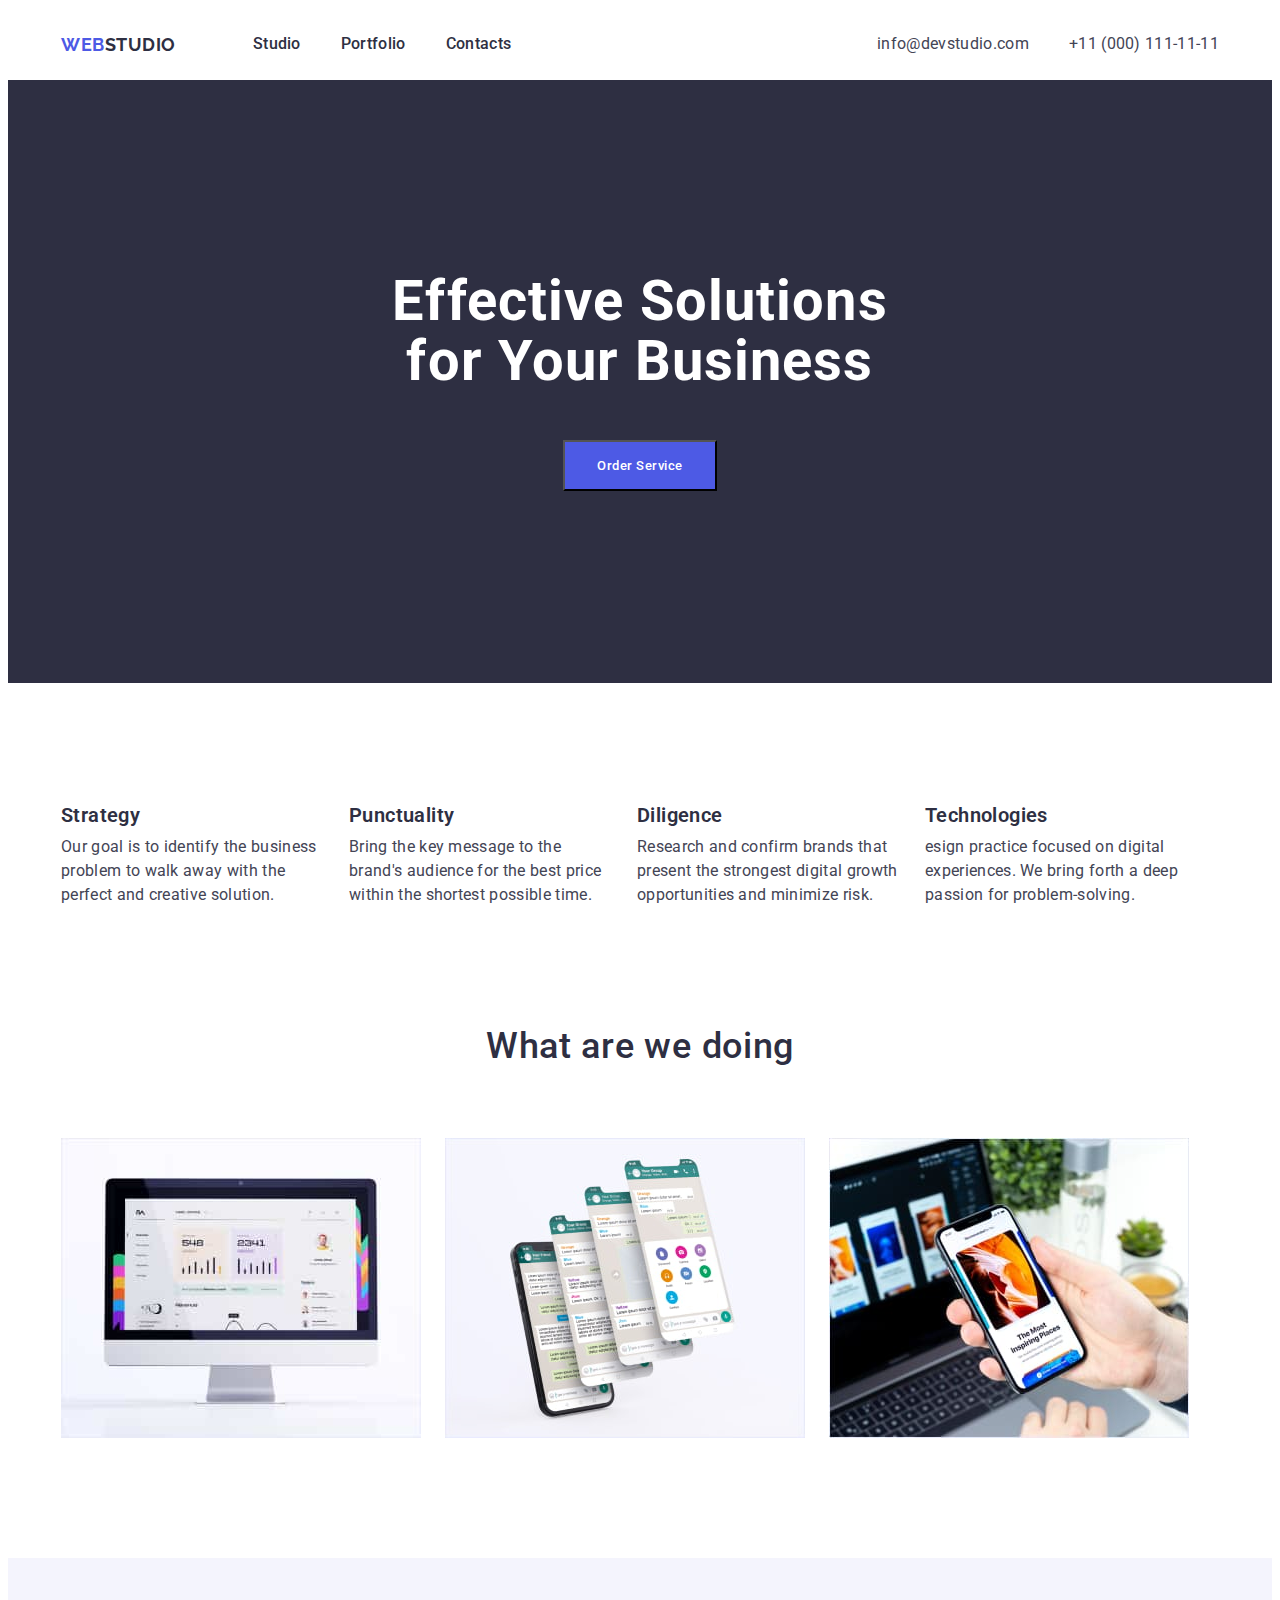
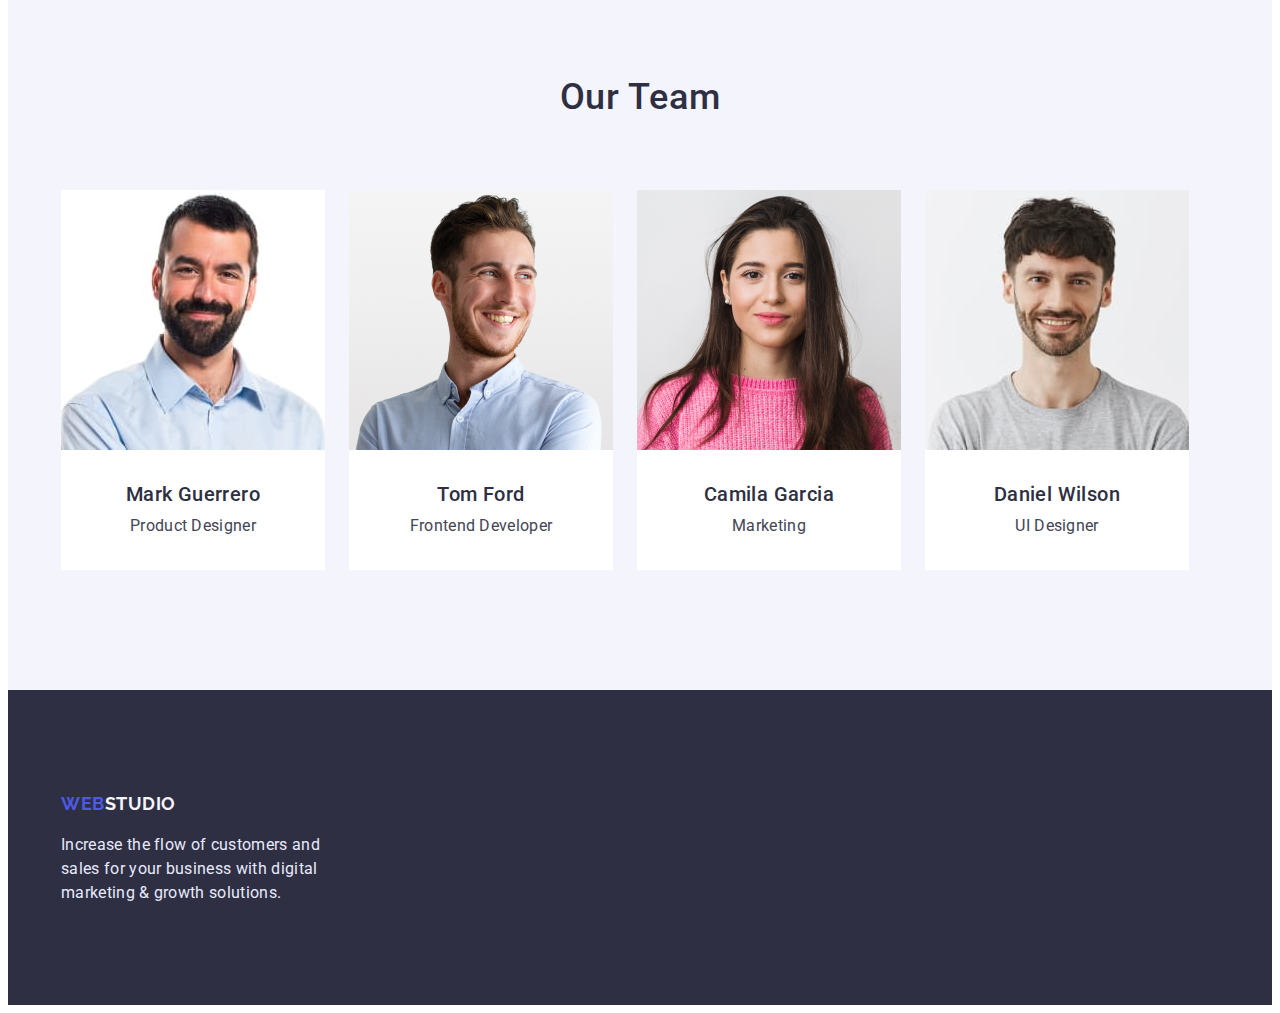
<file: index.html>
<!DOCTYPE html>
<html lang="en">
  <head>
    <meta charset="UTF-8" />
    <meta http-equiv="X-UA-Compatible" content="IE=edge" />
    <meta name="viewport" content="width=device-width, initial-scale=1.0" />
    <title>WebStudio</title>
    <link rel="preconnect" href="https://fonts.googleapis.com">
    <link rel="preconnect" href="https://fonts.gstatic.com" crossorigin>
    <link href="https://fonts.googleapis.com/css2?family=Raleway:wght@700&family=Roboto:wght@400;500;700;900&display=swap" rel="stylesheet">
    <link rel="stylesheet" href="https://cdnjs.cloudflare.com/ajax/libs/modern-normalize/1.1.0/modern-normalize.min.css" integrity="sha512-wpPYUAdjBVSE4KJnH1VR1HeZfpl1ub8YT/NKx4PuQ5NmX2tKuGu6U/JRp5y+Y8XG2tV+wKQpNHVUX03MfMFn9Q==" crossorigin="anonymous" referrerpolicy="no-referrer" />
    <link rel="stylesheet" href="./css/styles.css" />
  </head>
  <body>
    <header class="header">
      <div class="conteiner header-conteiner">
        <a href="./index.html" class="logo-header"><span class="header-web">Web</span>Studio</a>
      <nav class="nav">
        <ul class="nav-list">
          <li class="nav-item"><a href="./index.html" class="nav-link">Studio</a></li>
          <li class="nav-item"><a href="./portfolio.html" class="nav-link">Portfolio</a></li>
          <li class="nav-item"><a href="" class="nav-link">Contacts</a></li>
        </ul>
      </nav>
      <ul class="contacts">
        <li><a href="mailto:info@devstudio.com" class="contacts-link">info@devstudio.com</a></li>
        <li><a href="tel:+110001111111" class="contacts-link">+11 (000) 111-11-11</a></li>
      </ul>
      </div>
      
    </header>
    <main>
      <section class="page">
        <div class="conteiner">
        <h1 class="page-title">Effective Solutions for Your Business</h1>
        <button type="button" class="page-button">Order Service</button>
        </div>
      </section>
      <section class="advantages">
        <div class="conteiner advantages-conteiner">
          <h2 hidden ></h2>
        <ul class="advantages-list">
          <li class="advantages-item">
            <h3 class="advantages-title">Strategy</h3>
            <p class="advantages-text">
              Our goal is to identify the business problem to walk away with the
              perfect and creative solution.
            </p>
          </li>
          <li class="advantages-item">
            <h3 class="advantages-title">Punctuality</h3>
            <p class="advantages-text">
              Bring the key message to the brand's audience for the best price
              within the shortest possible time.
            </p>
          </li>
          <li class="advantages-item">
            <h3 class="advantages-title">Diligence</h3>
            <p class="advantages-text">
              Research and confirm brands that present the strongest digital
              growth opportunities and minimize risk.
            </p>
          </li>
          <li class="advantages-item">
            <h3 class="advantages-title">Technologies</h3>
            <p class="advantages-text">
              esign practice focused on digital experiences. We bring forth a
              deep passion for problem-solving.
            </p>
          </li>
        </ul>
        </div>
        
      </section>
      <section class="gifts">
        <div class="conteiner gifts-conteiner">
          <h2 class="gifts-title">What are we doing</h2>
        <ul class="gifts-list">
          <li>
            <img
              src="./img/rectangle71.jpg"
              alt="computer"
              width="360"
              height="300"
            />
          </li>
          <li>
            <img
              src="./img/rectangle71-1.jpg"
              alt="progran in phone"
              width="360"
              height="300"
            />
          </li>
          <li>
            <img
              src="./img/rectangle71-2.jpg"
              alt="phone"
              width="360"
              height="300"
            />
          </li>
        </ul>
        </div>
      </section>
      <section class="team">
        <div class="conteiner team-conteiner">
        <h2 class="team-title">Our Team</h2>
        <ul class="team-list">
          <li class="team-item">
            <img class="team-foto"
              src="./img/img.jpg"
              alt="Mark Guerrero"
              width="264"
              height="260"
            />
            <h3 class="team-name">Mark Guerrero</h3>
            <p class="portfolio-name">Product Designer</p>
          </li>
          <li class="team-item">
            <img class="team-foto"
              src="./img/img11.png"
              alt="Frontend Developer"
              width="264"
              height="260"
            />
            <h3 class="team-name">Tom Ford</h3>
            <p class="portfolio-name">Frontend Developer</p>
          </li>
          <li class="team-item">
            <img class="team-foto"
              src="./img/img22.png"
              alt="Camila Garcia"
              width="264"
              height="260"
            />
            <h3 class="team-name">Camila Garcia</h3>
            <p class="portfolio-name">Marketing</p>
          </li> 
          <li class="team-item">
            <img class="team-foto"
              src="./img/img3.jpg"
              alt="Daniel Wilson"
              width="264"
              height="260"
            />
            <h3 class="team-name">Daniel Wilson</h3>
            <p class="portfolio-name">UI Designer</p>
          </li>
        </ul>
      </div>
      </section>
    </main>
    <footer class="footer">
      <div class="conteiner">
      <a href="./index.html" class="logo-footer"><span class="web-footer">Web</span>Studio</a>
      <p class="footer-text">
        Increase the flow of customers and sales for your business with digital
        marketing & growth solutions.
      </p>
    </div>
    </footer>
  </body>
</html>
</file>
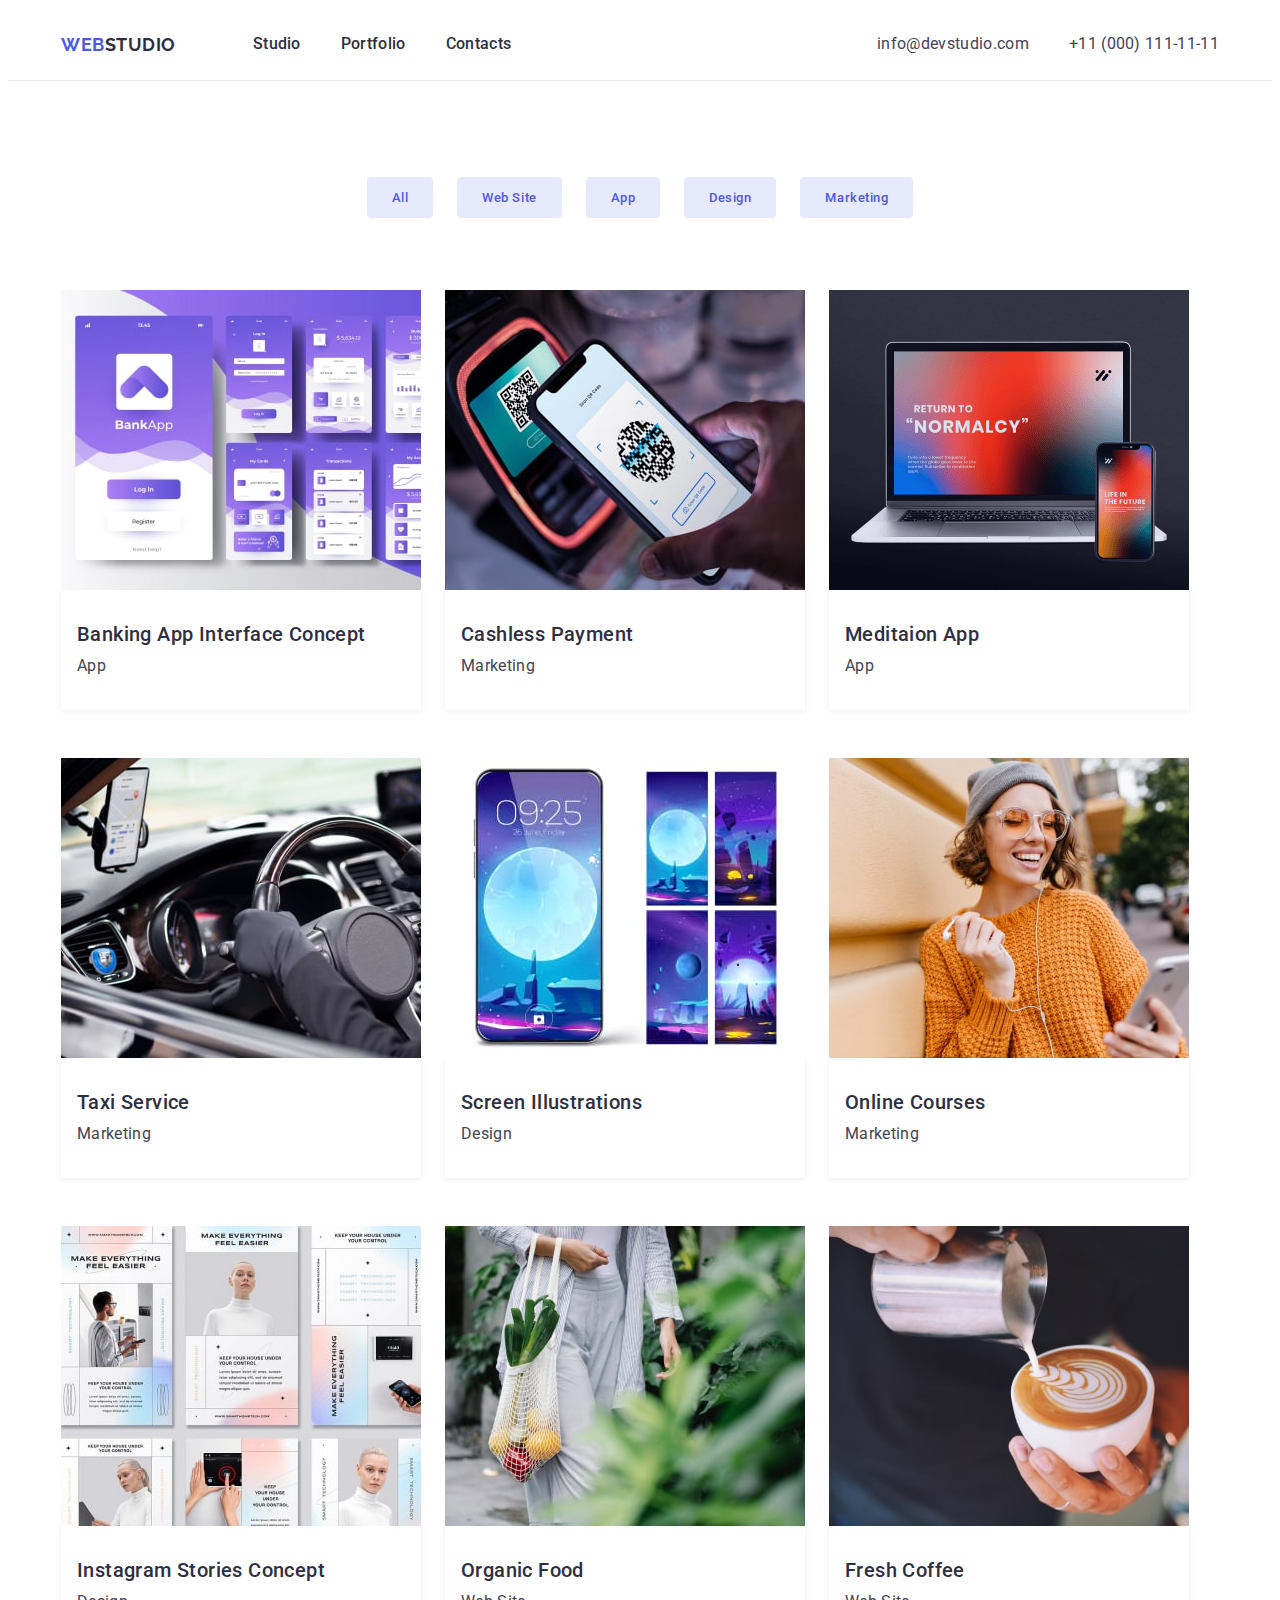
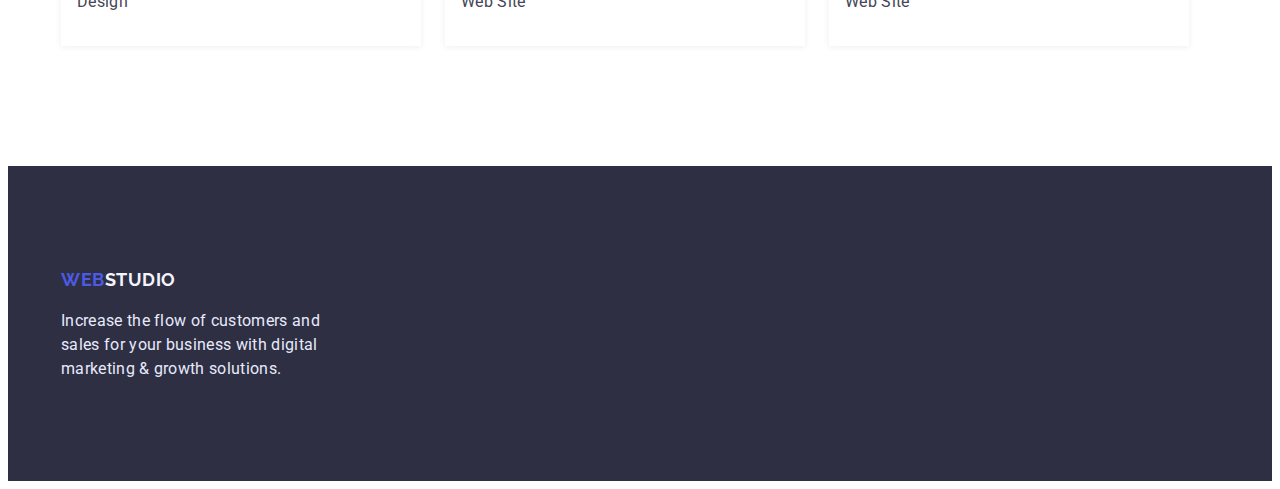
<file: portfolio.html>
<!DOCTYPE html>
<html lang="en">
  <head>
    <meta charset="UTF-8" />
    <meta http-equiv="X-UA-Compatible" content="IE=edge" />
    <meta name="viewport" content="width=device-width, initial-scale=1.0" />
    <title>Portfolio</title>
    <link rel="preconnect" href="https://fonts.googleapis.com" />
    <link rel="preconnect" href="https://fonts.gstatic.com" crossorigin />
    <link
      href="https://fonts.googleapis.com/css2?family=Raleway:wght@700&family=Roboto:wght@400;500;700;900&display=swap"
      rel="stylesheet"
    />
    <link
      rel="stylesheet"
      href="https://cdnjs.cloudflare.com/ajax/libs/modern-normalize/1.1.0/modern-normalize.min.css"
      integrity="sha512-wpPYUAdjBVSE4KJnH1VR1HeZfpl1ub8YT/NKx4PuQ5NmX2tKuGu6U/JRp5y+Y8XG2tV+wKQpNHVUX03MfMFn9Q=="
      crossorigin="anonymous"
      referrerpolicy="no-referrer"
    />
    <link rel="stylesheet" href="./css/styles.css" />
  </head>
  <body>
    <header class="Portfolio-header">
      <div class="conteiner header-conteiner">
        <a href="./index.html" class="logo-header"
          ><span class="header-web">Web</span>Studio</a
        >
        <nav class="nav">
          <ul class="nav-list">
            <li class="nav-item">
              <a href="./index.html" class="nav-link">Studio</a>
            </li>
            <li class="nav-item">
              <a href="./portfolio.html" class="nav-link">Portfolio</a>
            </li>
            <li class="nav-item"><a href="" class="nav-link">Contacts</a></li>
          </ul>
        </nav>
        <ul class="contacts">
          <li>
            <a href="mailto:info@devstudio.com" class="contacts-link"
              >info@devstudio.com</a
            >
          </li>
          <li>
            <a href="tel:+110001111111" class="contacts-link"
              >+11 (000) 111-11-11</a
            >
          </li>
        </ul>
      </div>
    </header>
    <main>
      <section class="Portfolio-content">
        <div class="conteiner">
          <div class="buttons">
            <h2 hidden>buttons</h2>
            <ul class="buttons-list">
              <li><button type="button" class="page-buttons">All</button></li>
              <li>
                <button type="button" class="page-buttons">Web Site</button>
              </li>
              <li><button type="button" class="page-buttons">App</button></li>
              <li>
                <button type="button" class="page-buttons">Design</button>
              </li>
              <li>
                <button type="button" class="page-buttons">Marketing</button>
              </li>
            </ul>
          </div>
        </div>
        <div class="conteiner">
          <ul class="Portfolio-gifts-list">
            <li class="item">
              <a href="">
                <img
                  src="./img/img1.jpg"
                  alt="interface concept bank"
                  width="360"
                  height="300"
                />
                <div class="Portfolio-gifts-text">
                  <h3 class="Portfolio-gifts-title">Banking App Interface Concept</h3>
                  <p class="description">App</p>
                </div>
              </a>
            </li>

            <li class="item">
              <a href="">
                <img
                  src="./img/img2.jpg"
                  alt="Screen"
                  width="360"
                  height="300"
                />

                <div class="Portfolio-gifts-text">
                  <h3 class="Portfolio-gifts-title">Cashless Payment</h3>
                  <p class="description">Marketing</p>
                </div>
              </a>
            </li>

            <li class="item">
              <a href="">
                <img
                  src="./img/img3.png"
                  alt="computer"
                  width="360"
                  height="300"
                />
                <div class="Portfolio-gifts-text">
                  <h3 class="Portfolio-gifts-title">Meditaion App</h3>
                  <p class="description">App</p>
                </div>
              </a>
            </li>

            <li class="item">
              <a href="">
                <img src="./img/img4.jpg" alt="Taxi" width="360" height="300" />
                <div class="Portfolio-gifts-text">
                  <h3 class="Portfolio-gifts-title">Taxi Service</h3>
                  <p class="description">Marketing</p>
                </div>
              </a>
            </li>

            <li class="item">
              <a href="">
                <img
                  src="./img/img5.jpg"
                  alt="Screen phone"
                  width="360"
                  height="300"
                />
                <div class="Portfolio-gifts-text">
                  <h3 class="Portfolio-gifts-title">Screen Illustrations</h3>
                  <p class="description">Design</p>
                </div>
              </a>
            </li>

            <li class="item">
              <a href="">
                <img src="./img/img6.jpg" alt="" width="360" height="300" />
                <div class="Portfolio-gifts-text">
                  <h3 class="Portfolio-gifts-title">Online Courses</h3>
                  <p class="description">Marketing</p>
                </div>
              </a>
            </li>

            <li class="item">
              <a href="">
                <img
                  src="./img/img7.jpg"
                  alt="Instagram Stories"
                  width="360"
                  height="300"
                />
                <div class="Portfolio-gifts-text">
                  <h3 class="Portfolio-gifts-title">Instagram Stories Concept</h3>
                  <p class="description">Design</p>
                </div>
              </a>
            </li>

            <li class="item">
              <a href="">
                <img src="./img/img8.jpg" alt="Food" width="360" height="300" />
                <div class="Portfolio-gifts-text">
                  <h3 class="Portfolio-gifts-title">Organic Food</h3>
                  <p class="description">Web Site</p>
                </div>
              </a>
            </li>

            <li class="item">
              <a href="">
                <img
                  src="./img/img9.jpg"
                  alt="Coffee"
                  width="360"
                  height="300"
                />
                <div class="Portfolio-gifts-text">
                  <h3 class="Portfolio-gifts-title">Fresh Coffee</h3>
                  <p class="description">Web Site</p>
                </div>
              </a>
            </li>
          </ul>
        </div>
      </section>
    </main>
    <footer class="footer">
      <div class="conteiner">
        <a href="./index.html" class="logo-footer"
          ><span class="web-footer">Web</span>Studio</a
        >
        <p class="footer-text">
          Increase the flow of customers and sales for your business with
          digital marketing & growth solutions.
        </p>
      </div>
    </footer>
  </body>
</html>
</file>
<file: css/styles.css>
/* ========================GENERAL=============================== */
a {
  text-decoration: none;
  color: inherit;
}

p,
h1,
h2,
h3,
h4,
h5,
h6 {
  margin: 0;
}

button {
  cursor: pointer;
}

ul,
ol {
  list-style: none;
  margin: 0;
  padding: 0;
}

img {
  display: block;
  max-width: 100%;
  height: auto;
}

* {
  list-style: none;
  text-decoration: none;
}

:root {
  --primary-text-color: #434455;
  --contacts-text-color: #434455;
  --title--text-color: #2e2f42;
  --nav-text-color: #2e2f42;
  --logo-color: #2e2f42;
  --accent: #4d5ae5;
  --primary-background-color: #e5e5e5;
  --team-background-color: #f4f4fd;
  --page-background-color: #2e2f42;
  --header-background-color: #fff;

  --primary-font-family: "Roboto", sans-serif;
  --primary-logo-font-family: "Raleway", sans-serif;
  --primary-font-size: 16px;
  --primary-line-height: 1.5;
  --primary-font-weight: 400;
  --primary-letter-spacing: 0.02em;
  --secondary-font-size: 20px;
  --secondary-line-height: 1.2;
  --secondary-font-weight: 500;
  --h1-font-size: 56px;
  --h1-font-weight: 700;
  --h1-line-height: 1.07;
  --h1-letter-spacing: 0.02em;
  --logo-font-size: 18px;
  --logo-font-weight: 700;
}

body {
  background-color: white;
}

.conteiner {
  width: 1158px;
  margin: 0 auto;
  padding: 0px 15px;
  /* margin-left: 156px;margin-right: 156px; */
}
/* ========================GENERAL=============================== */
/* HEADER */

.Portfolio-header {
  border-bottom: 1.5px solid rgba(142, 143, 153, 0.2);
}

.header-conteiner {
  display: flex;
  align-items: center;
}

/* logo */

.logo-header {
  margin-right: 77px;
  color: var(--logo-color);

  font-family: var(--primary-logo-font-family);
  font-weight: var(--logo-font-weight);
  font-size: var(--logo-font-size);
  line-height: var(--primary-line-height);
  align-items: center;
  letter-spacing: 0.03em;
  text-transform: uppercase;
}

.header-web {
  color: var(--accent);
}

.logo-header:hover,
.logo-header:focus {
  color: var(--accent);
}
/* nav */

.nav-list {
  display: flex;
}
.nav-item:not(:last-child) {
  margin-right: 40px;
}
.nav .nav-link {
  display: block;
  padding-bottom: 24px;
  padding-top: 24px;
  color: var(--nav-text-color);

  font-family: var(--primary-font-family);
  font-weight: var(--secondary-font-weight);
  font-size: var(--primary-font-size);
  line-height: var(--primary-line-height);
  letter-spacing: var(--primary-letter-spacing);
}

/* contacts */
.contacts {
  display: flex;
  gap: 40px;
  margin-left: auto;
}

.contacts .contacts-link {
  color: var(--contacts-text-color);

  font-family: var(--primary-font-family);
  font-weight: var(--primary-font-weight);
  font-size: var(--primary-font-size);
  line-height: var(--primary-line-height);
  letter-spacing: var(--primary-letter-spacing);
}

.nav-link:hover,
.nav-link:focus,
.contacts-link:hover,
.contacts-link:focus {
  color: var(--accent);
}
/* MAIN */

.Portfolio-content {
  padding-top: 96px;
  padding-bottom: 120px;
}

/* page */

.page {
  padding-top: 192px;
  padding-bottom: 192px;
  text-align: center;
  background-color: var(--page-background-color);
}

.page-title {
  margin-left: auto;
  margin-right: auto;
  margin-bottom: 48px;
  max-width: 510px;

  color: white;
  font-family: var(--primary-font-family);
  font-weight: var(--h1-font-weight);
  font-size: var(--h1-font-size);
  line-height: var(--h1-line-height);
  letter-spacing: var(--h1-letter-spacing);
}

/* button */

.buttons {
  display: flex;
  margin-bottom: 72px;
}

.buttons-list {
  display: flex;
  gap: 24px;
  margin-left: auto;
  margin-right: auto;
}

.page-buttons {
  border: 1px solid #e7e9fc;
  border-radius: 4px;
  padding: 12px 24px;
  background-color: #e7e9fc;
  color: var(--accent);

  font-family: var(--primary-font-family);
  font-weight: var(--secondary-font-weight);
  letter-spacing: 0.04em;
  cursor: pointer;
}

.page-buttons:hover,
.page-buttons:focus {
  background-color: var(--accent);
  color: rgb(255, 255, 255);
}

.page-button {
  padding: 16px 32px;

  background-color: var(--accent);
  color: rgb(255, 255, 255);

  font-family: var(--primary-font-family);
  font-weight: var(--secondary-font-weight);
  letter-spacing: 0.04em;
  cursor: pointer;
}

.page-button:hover,
.page-button:focus {
  background-color: #404bbf;
}

/* advantages */

.advantages {
  padding-top: 120px;
  padding-bottom: 120px;
}

.advantages-list {
  display: flex;
  gap: 24px;
}

.advantages-item {
  flex-basis: 264px;
}

.advantages-title {
  margin-bottom: 8px;
  color: var(--title--text-color);

  font-family: var(--primary-font-family);
  font-weight: 600;
  font-size: var(--secondary-font-size);
  line-height: var(--secondary-line-height);
  letter-spacing: var(--primary-letter-spacing);
}

.advantages-text {
  color: var(--primary-text-color);

  font-family: var(--primary-font-family);
  font-weight: var(--primary-font-weight);
  font-size: var(--primary-font-size);
  line-height: var(--primary-line-height);
  letter-spacing: var(--primary-letter-spacing);
}

.gifts {
  padding-bottom: 120px;
}

.gifts-title {
  margin-bottom: 72px;

  color: var(--title--text-color);

  font-family: var(--primary-font-family);
  font-weight: var(--secondary-font-weight);
  font-size: 36px;
  line-height: 1.1;
  text-align: center;
  letter-spacing: 0.02em;
}

.gifts-list {
  display: flex;
  gap: 24px;
}

.Portfolio-gifts-list {
  display: flex;
  flex-wrap: wrap;
  gap: 48px 24px;
}

.Portfolio-gifts-text {
  padding-top: 32px;
  padding-bottom: 32px;
  padding-left: 16px;
  padding-right: auto;
  border-top: none;
  border: 0.5px #f4f4fd;
  box-shadow: 0px 1px 6px rgba(46, 47, 66, 0.08);
}

.Portfolio-gifts-title {
  margin-bottom: 8px;

  color: var(--title--text-color);
  font-family: var(--primary-font-family);
  font-weight: var(--secondary-font-weight);
  font-size: 20px;
  list-style: 1.2;
  letter-spacing: 0.02em;
}

.portfolio-name {
  margin-bottom: 32px;

  color: var(--primary-text-color);

  font-family: var(--primary-font-family);
  font-weight: var(--primary-font-weight);
  font-size: var(--primary-font-size);
  line-height: var(--primary-line-height);
  letter-spacing: var(--primary-letter-spacing);
}

.description {
  color: var(--primary-text-color);

  font-family: var(--primary-font-family);
  font-weight: var(--primary-font-weight);
  font-size: var(--primary-font-size);
  line-height: var(--primary-line-height);
  letter-spacing: var(--primary-letter-spacing);
}

/* team*/

.team {
  padding-top: 120px;
  padding-bottom: 120px;
  background-color: var(--team-background-color);
}

.team-title {
  margin-bottom: 72px;

  color: var(--title--text-color);

  font-family: var(--primary-font-family);
  font-weight: var(--secondary-font-weight);
  font-size: 36px;
  line-height: 1.1;
  text-align: center;
  letter-spacing: 0.02em;
}

.team-list {
  display: flex;
  gap: 24px;
}

.team-item {
  background-color: #fff;
  text-align: center;
}

.team-foto {
  margin-bottom: 32px;
}

.team-name {
  margin-bottom: 8px;

  color: var(--title--text-color);
  font-family: var(--primary-font-family);
  font-weight: var(--secondary-font-weight);
  font-size: 20px;
  list-style: 1.2;
  letter-spacing: 0.02em;
}

/* FOOTER */

.footer {
  padding-bottom: 100px;
  padding-top: 100px;
  background-color: var(--page-background-color);
}

.web-footer {
  color: var(--accent);
}

.logo-footer {
  margin-bottom: 16px;
  color: #f4f4fd;

  font-family: var(--primary-logo-font-family);
  font-weight: var(--logo-font-weight);
  font-size: var(--logo-font-size);
  line-height: var(--primary-line-height);
  display: flex;
  align-items: center;
  letter-spacing: 0.03em;
  text-transform: uppercase;
}

.logo-footer:hover,
.logo-footer:focus {
  color: var(--accent);
}

.footer-text {
  max-width: 264px;
  color: #e7e9fc;

  font-family: var(--primary-font-family);
  font-weight: var(--primary-font-weight);
  font-size: var(--primary-font-size);
  line-height: var(--primary-line-height);
  letter-spacing: var(--primary-letter-spacing);
}
</file>
